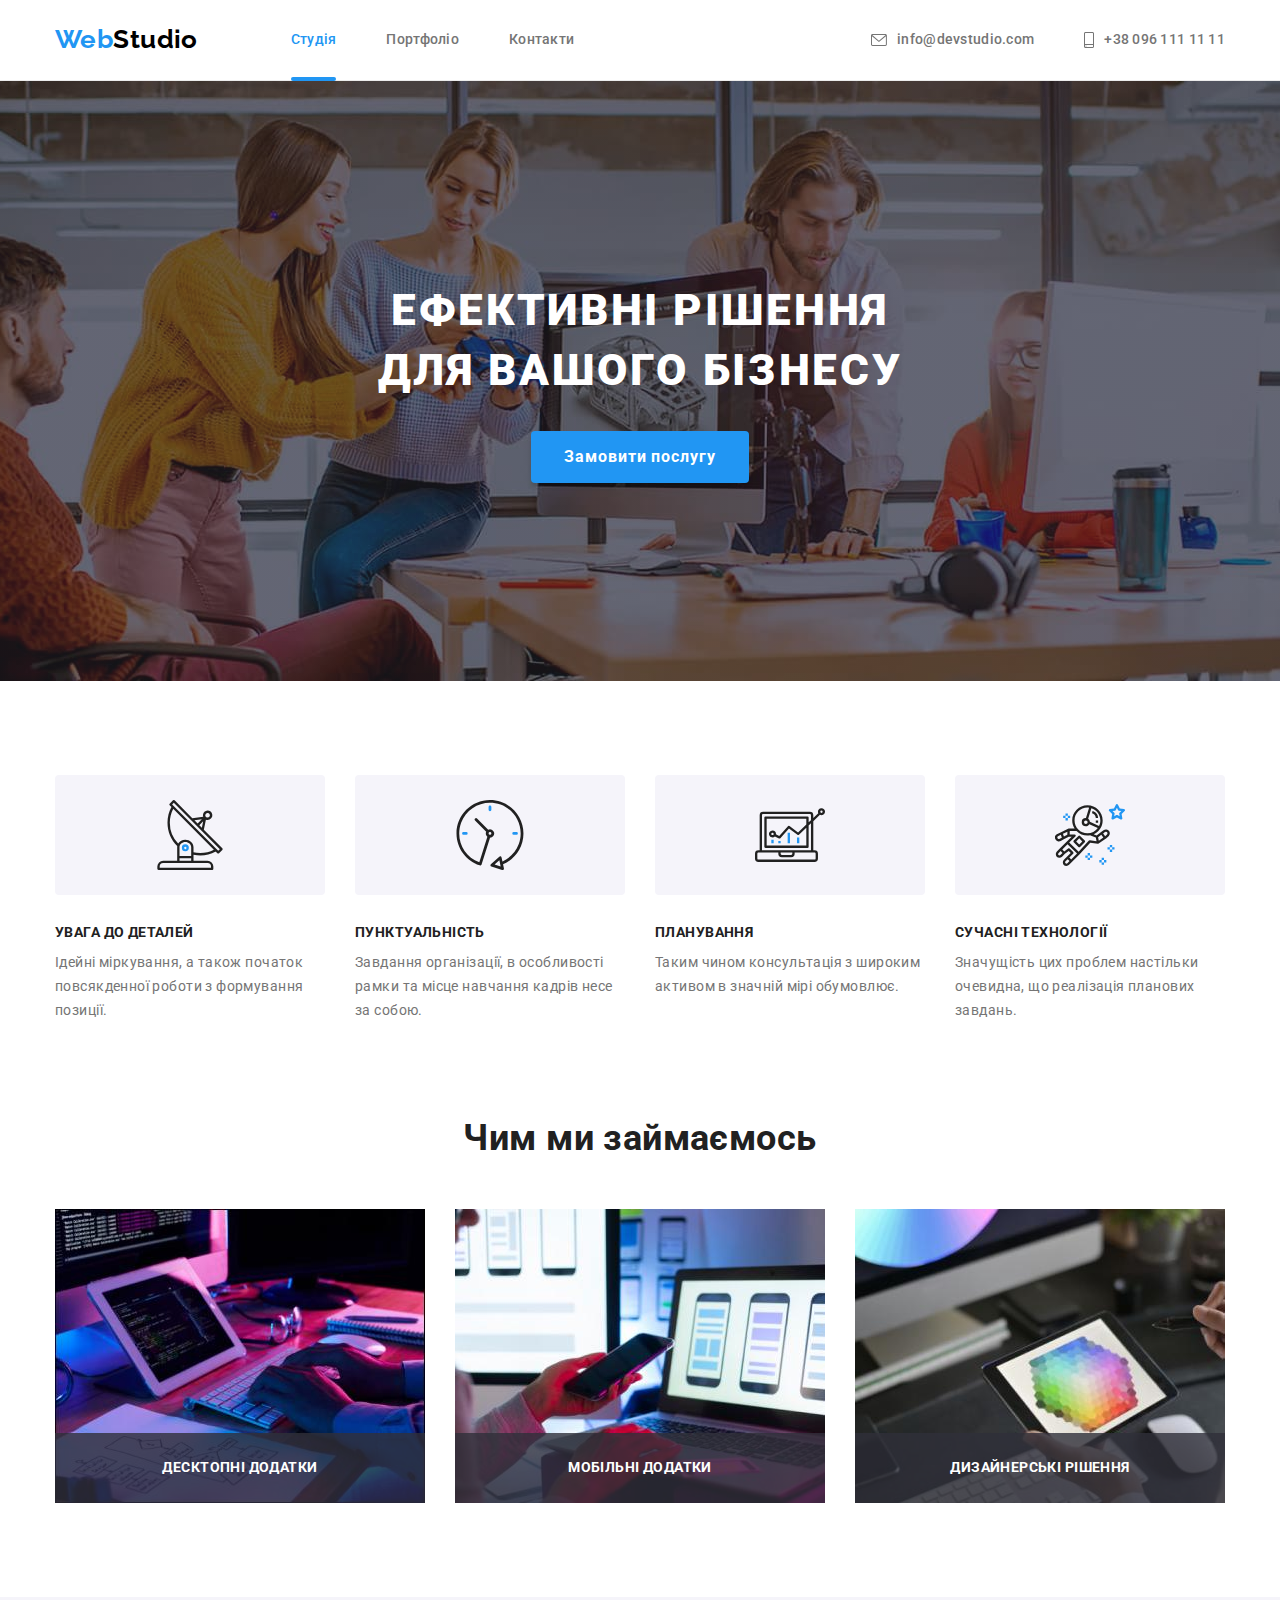
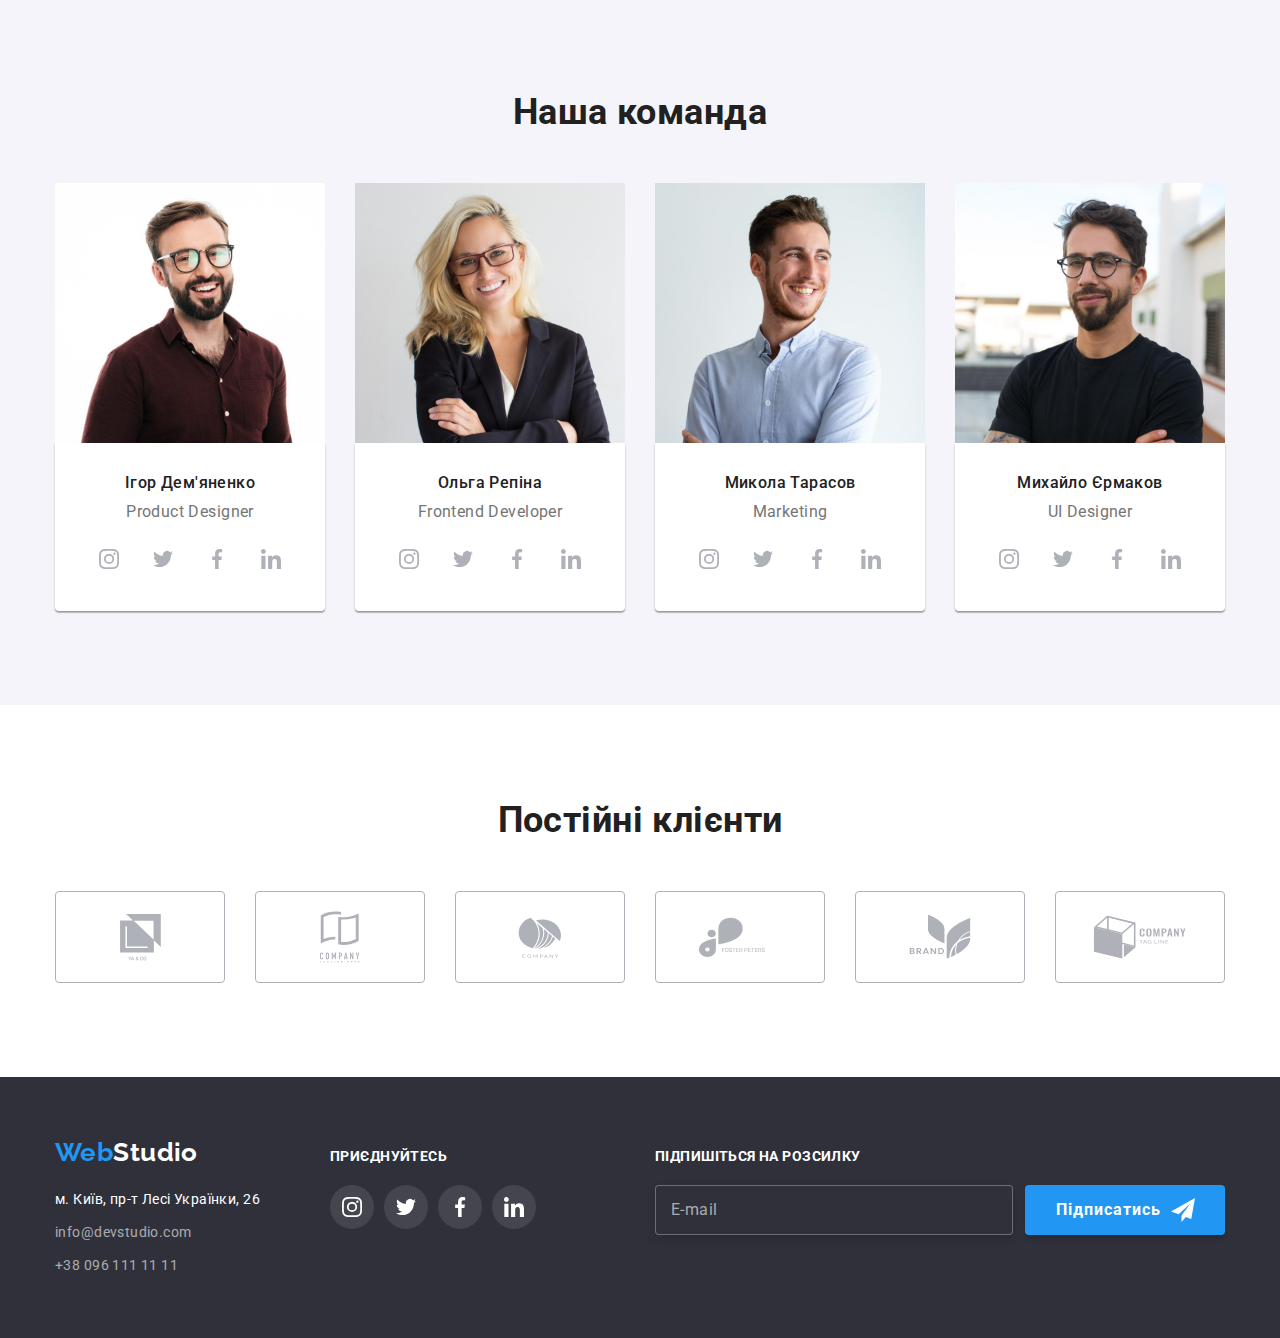
<file: index.html>
<!DOCTYPE html>
<html lang="ru">
  <head>
    <meta charset="UTF-8" />
    <meta name="viewport" content="width=device-width, initial-scale=1.0" />
    <title>Document</title>
    <link rel="preconnect" href="https://fonts.gstatic.com" />
    <link
      href="https://fonts.googleapis.com/css2?family=Raleway:wght@700&family=Roboto:wght@400;500;700;900&display=swap"
      rel="stylesheet"
    />
    <link
      rel="stylesheet"
      href="https://cdnjs.cloudflare.com/ajax/libs/modern-normalize/1.0.0/modern-normalize.min.css"
    />
    <link rel="stylesheet" href="./css/main.min.css" />
  </head>
  <body>
    <!-- Шапка сайту -->
    <header class="page-header">
      <div class="container main-nav">
        <nav class="navigate">
          <!-- Лого -->
          <a href="" id="logo" class="logo logo--accent"
            >Web<span class="logo">Studio</span></a
          >

          <!-- Навігація сайту -->
          <ul class="site-nav list">
            <li class="site-nav__item">
              <a href="./index.html" class="site-nav__nav site-nav__current"
                >Студія</a
              >
            </li>
            <li class="site-nav__item">
              <a href="./portfolio.html" class="site-nav__nav">Портфоліо</a>
            </li>
            <li class="site-nav__item">
              <a href="#contacts" class="site-nav__nav">Контакти</a>
            </li>
          </ul>
        </nav>

        <!-- Контакти -->

        <ul class="contacts list">
          <li class="contacts__item">
            <a href="mailto:info@devstudio.com" class="contacts__link">
              <svg class="contacts__icon" width="16" height="12">
                <use href="./images/icons.svg#icon-envelope"></use>
              </svg>
              info@devstudio.com
            </a>
          </li>
          <li class="contacts__item">
            <a href="tel:+380961111111" class="contacts__link">
              <svg class="contacts__icon" width="10" height="16">
                <use href="./images/icons.svg#icon-smartphone"></use>
              </svg>
              +38 096 111 11 11
            </a>
          </li>
        </ul>

        <button type="button" class="menu-open">
          <svg width="40" height="40">
            <use class="icon-menu" href="./images/icons.svg#icon-menu"></use>
          </svg>
        </button>
      </div>

      <!-- Мобільне меню -->
      <div class="mobile-nav is-hidden">
        <div class="container">
          <button type="button" class="menu-close">
            <svg width="40" height="40">
              <use
                class="icon-cross"
                href="./images/icons.svg#icon-cross"
              ></use>
            </svg>
          </button>

          <nav>
            <ul class="mobile-menu list">
              <li class="mobile-menu__item">
                <a class="mobile-menu__link current" ] href="./index.html"
                  >Студія</a
                >
              </li>
              <li class="mobile-menu__item">
                <a class="mobile-menu__link" href="./portfolio.html"
                  >Портфоліо</a
                >
              </li>
              <li class="mobile-menu__item">
                <a class="mobile-menu__link" href="./index.html">Контакти</a>
              </li>
            </ul>
          </nav>
          <div class="mobile-nav__bottom">
            <ul class="mobile-contacts list">
              <li class="mobile-contacts__item">
                <a
                  class="mobile-contacts__link mobile-contacts__tel"
                  href="./index.html"
                  >+38 096 111 11 11</a
                >
              </li>
              <li class="mobile-contacts__item">
                <a
                  class="mobile-contacts__link mobile-contacts__mail"
                  href="./portfolio.html"
                  >info@devstudio.com</a
                >
              </li>
            </ul>
            <ul class="mobile-network list">
              <li class="mobile-network__item">
                <a
                  class="mobile-network__link"
                  href="https://www.instagram.com/"
                  target="_blank"
                  rel="noopener noreferrer"
                  >Instagram</a
                >
              </li>
              <li class="mobile-network__item">
                <a
                  class="mobile-network__link"
                  href="https://twitter.com/"
                  target="_blank"
                  rel="noopener noreferrer"
                  >Twitter</a
                >
              </li>
              <li class="mobile-network__item">
                <a
                  class="mobile-network__link"
                  href="https://facebook.com/"
                  target="_blank"
                  rel="noopener noreferrer"
                  >Facebook</a
                >
              </li>
              <li class="mobile-network__item">
                <a
                  class="mobile-network__link"
                  href="https://www.linkedin.com/"
                  target="_blank"
                  rel="noopener noreferrer"
                  >LinkedIn</a
                >
              </li>
            </ul>
          </div>
        </div>
      </div>
    </header>

    <!-- Hero -->

    <main>
      <section class="hero overlay">
        <div class="container">
          <h1 class="hero__title">
            Ефективні рішення<br />
            для вашого бізнесу
          </h1>
          <button class="hero__button" type="button" data-modal-open>
            Замовити послугу
          </button>
        </div>
      </section>

      <!-- Sections -->
      <!-- Переваги -->

      <section class="section">
        <div class="container">
          <h2 class="hidden-title">Переваги</h2>
          <ul class="list feature-list">
            <li class="feature-list__item">
              <div class="feature-list__icon">
                <svg width="70" height="70">
                  <use href="./images/icons.svg#icon-antenna-1"></use>
                </svg>
              </div>
              <h3 class="title">Увага до деталей</h3>
              <p>
                Ідейні міркування, а також початок повсякденної роботи з
                формування позиції.
              </p>
            </li>
            <li class="feature-list__item">
              <div class="feature-list__icon">
                <svg width="70" height="70">
                  <use href="./images/icons.svg#icon-clock-1"></use>
                </svg>
              </div>
              <h3 class="title">Пунктуальність</h3>
              <p>
                Завдання організації, в особливості рамки та місце навчання
                кадрів несе за собою.
              </p>
            </li>
            <li class="feature-list__item">
              <div class="feature-list__icon">
                <svg width="70" height="70">
                  <use href="./images/icons.svg#icon-diagram-1"></use>
                </svg>
              </div>
              <h3 class="title">Планування</h3>
              <p>
                Таким чином консультація з широким активом в значній мірі
                обумовлює.
              </p>
            </li>
            <li class="feature-list__item">
              <div class="feature-list__icon">
                <svg width="70" height="70">
                  <use href="./images/icons.svg#icon-astronaut-1"></use>
                </svg>
              </div>
              <h3 class="title">Сучасні технології</h3>
              <p>
                Значущість цих проблем настільки очевидна, що реалізація
                планових завдань.
              </p>
            </li>
          </ul>
        </div>
      </section>

      <!-- Чим ми займаємось -->

      <section class="section works">
        <div class="container">
          <h2 class="section__title">Чим ми займаємось</h2>
          <ul class="list works-list">
            <li class="works-list__item">
              <img
                srcset="./images/img1.jpg 1x, ./images/box11-370-1.jpg 2x"
                src="./images/img1.jpg"
                alt="програміст працює за столом в офісі"
                width="370"
              />
              <h3 class="works-list__title">Десктопні додатки</h3>
            </li>
            <li class="works-list__item">
              <img
                srcset="./images/img2.jpg 1x, ./images/box11-370-2.jpg 2x"
                src="./images/img2.jpg"
                alt="створення інтерфейсу для мобільних телефонів"
                width="370"
              />
              <h3 class="works-list__title">Мобільні додатки</h3>
            </li>
            <li class="works-list__item">
              <img
                srcset="./images/img3.jpg 1x, ./images/box11-370-7.jpg 2x"
                src="./images/img3.jpg"
                alt="веб-дизайнер з графічним планшетом"
                width="370"
              />
              <h3 class="works-list__title">Дизайнерські рішення</h3>
            </li>
          </ul>
        </div>
      </section>

      <!-- Наша команда -->

      <section class="section team-section">
        <div class="container">
          <h2 class="section__title">Наша команда</h2>
          <ul class="list team-list">
            <li class="team-list__item">
              <picture>
                <source
                  srcset="./images/img4.jpg 1x, ./images/box11-370-4.jpg 2x"
                  media="(min-width: 1200px)"
                />
                <source
                  srcset="./images/img1-354.jpg 1x, ./images/img1-354-2.jpg 2x"
                  media="(min-width: 768px)"
                />
                <source
                  srcset="./images/img1-450.jpg 1x, ./images/img1-450-2.jpg 2x"
                  media="(min-width: 480px)"
                />
                <img src="./images/img4.jpg" alt="Ігор Дем'яненко" />
              </picture>

              <div class="team-list__card">
                <h3 class="team-list__name">Ігор Дем'яненко</h3>
                <p lang="en" class="team-list__prof">Product Designer</p>
                <div class="team-links">
                  <ul class="list icon-list">
                    <li class="icon-list__icons">
                      <a
                        href="https://www.instagram.com/"
                        target="_blank"
                        rel="noopener noreferrer"
                        class="icon-list__link"
                      >
                        <svg width="20" height="20">
                          <use href="./images/icons.svg#icon-instagram"></use>
                        </svg>
                      </a>
                    </li>
                    <li class="icon-list__icons">
                      <a
                        href="https://twitter.com/"
                        target="_blank"
                        rel="noopener noreferrer"
                        class="icon-list__link"
                      >
                        <svg width="20" height="20">
                          <use href="./images/icons.svg#icon-twitter"></use>
                        </svg>
                      </a>
                    </li>
                    <li class="icon-list__icons">
                      <a
                        href="https://facebook.com/"
                        target="_blank"
                        rel="noopener noreferrer"
                        class="icon-list__link"
                      >
                        <svg width="20" height="20">
                          <use href="./images/icons.svg#icon-facebook"></use>
                        </svg>
                      </a>
                    </li>
                    <li class="icon-list__icons">
                      <a
                        href="https://www.linkedin.com/"
                        target="_blank"
                        rel="noopener noreferrer"
                        class="icon-list__link"
                      >
                        <svg width="20" height="20">
                          <use href="./images/icons.svg#icon-linkedin"></use>
                        </svg>
                      </a>
                    </li>
                  </ul>
                </div>
              </div>
            </li>
            <li class="team-list__item">
              <picture>
                <source
                  srcset="./images/img5.jpg 1x, ./images/box11-370-5.jpg 2x"
                  media="(min-width: 1200px)"
                />
                <source
                  srcset="./images/img2-354.jpg 1x, ./images/img2-354-2.jpg 2x"
                  media="(min-width: 768px)"
                />
                <source
                  srcset="./images/img2-450.jpg 1x, ./images/img2-450-2.jpg 2x"
                  media="(min-width: 480px)"
                />
                <img src="./images/img5.jpg" alt="Ольга Репіна" />
              </picture>

              <div class="team-list__card">
                <h3 class="team-list__name">Ольга Репіна</h3>
                <p lang="en" class="team-list__prof">Frontend Developer</p>
                <div class="team-links">
                  <ul class="list icon-list">
                    <li class="icon-list__icons">
                      <a
                        href="https://www.instagram.com/"
                        target="_blank"
                        rel="noopener noreferrer"
                        class="icon-list__link"
                      >
                        <svg width="20" height="20">
                          <use href="./images/icons.svg#icon-instagram"></use>
                        </svg>
                      </a>
                    </li>
                    <li class="icon-list__icons">
                      <a
                        href="https://twitter.com/"
                        target="_blank"
                        rel="noopener noreferrer"
                        class="icon-list__link"
                      >
                        <svg width="20" height="20">
                          <use href="./images/icons.svg#icon-twitter"></use>
                        </svg>
                      </a>
                    </li>
                    <li class="icon-list__icons">
                      <a
                        href="https://facebook.com/"
                        target="_blank"
                        rel="noopener noreferrer"
                        class="icon-list__link"
                      >
                        <svg width="20" height="20">
                          <use href="./images/icons.svg#icon-facebook"></use>
                        </svg>
                      </a>
                    </li>
                    <li class="icon-list__icons">
                      <a
                        href="https://www.linkedin.com/"
                        target="_blank"
                        rel="noopener noreferrer"
                        class="icon-list__link"
                      >
                        <svg width="20" height="20">
                          <use href="./images/icons.svg#icon-linkedin"></use>
                        </svg>
                      </a>
                    </li>
                  </ul>
                </div>
              </div>
            </li>
            <li class="team-list__item">
              <picture>
                <source
                  srcset="./images/img6.jpg 1x, ./images/box11-370-6.jpg 2x"
                  media="(min-width: 1200px)"
                />
                <source
                  srcset="./images/img3-354.jpg 1x, ./images/img3-354-2.jpg 2x"
                  media="(min-width: 768px)"
                />
                <source
                  srcset="./images/img3-450.jpg 1x, ./images/img3-450-2.jpg 2x"
                  media="(min-width: 480px)"
                />
                <img src="./images/img6.jpg" alt="Микола Тарасов" />
              </picture>

              <div class="team-list__card">
                <h3 class="team-list__name">Микола Тарасов</h3>
                <p lang="en" class="team-list__prof">Marketing</p>
                <div class="team-links">
                  <ul class="list icon-list">
                    <li class="icon-list__icons">
                      <a
                        href="https://www.instagram.com/"
                        target="_blank"
                        rel="noopener noreferrer"
                        class="icon-list__link"
                      >
                        <svg width="20" height="20">
                          <use href="./images/icons.svg#icon-instagram"></use>
                        </svg>
                      </a>
                    </li>
                    <li class="icon-list__icons">
                      <a
                        href="https://twitter.com/"
                        target="_blank"
                        rel="noopener noreferrer"
                        class="icon-list__link"
                      >
                        <svg width="20" height="20">
                          <use href="./images/icons.svg#icon-twitter"></use>
                        </svg>
                      </a>
                    </li>
                    <li class="icon-list__icons">
                      <a
                        href="https://facebook.com/"
                        target="_blank"
                        rel="noopener noreferrer"
                        class="icon-list__link"
                      >
                        <svg width="20" height="20">
                          <use href="./images/icons.svg#icon-facebook"></use>
                        </svg>
                      </a>
                    </li>
                    <li class="icon-list__icons">
                      <a
                        href="https://www.linkedin.com/"
                        target="_blank"
                        rel="noopener noreferrer"
                        class="icon-list__link"
                      >
                        <svg width="20" height="20">
                          <use href="./images/icons.svg#icon-linkedin"></use>
                        </svg>
                      </a>
                    </li>
                  </ul>
                </div>
              </div>
            </li>
            <li class="team-list__item">
              <picture>
                <source
                  srcset="./images/img7.jpg 1x, ./images/box11-370-8.jpg 2x"
                  media="(min-width: 1200px)"
                />
                <source
                  srcset="./images/img4-354.jpg 1x, ./images/img4-354-2.jpg 2x"
                  media="(min-width: 768px)"
                />
                <source
                  srcset="./images/img4-450.jpg 1x, ./images/img4-450-2.jpg 2x"
                  media="(min-width: 480px)"
                />
                <img src="./images/img7.jpg" alt="Михайло Єрмаков" />
              </picture>

              <div class="team-list__card">
                <h3 class="team-list__name">Михайло Єрмаков</h3>
                <p lang="en" class="team-list__prof">UI Designer</p>
                <div class="team-links">
                  <ul class="list icon-list">
                    <li class="icon-list__icons">
                      <a
                        href="https://www.instagram.com/"
                        target="_blank"
                        rel="noopener noreferrer"
                        class="icon-list__link"
                      >
                        <svg width="20" height="20">
                          <use href="./images/icons.svg#icon-instagram"></use>
                        </svg>
                      </a>
                    </li>
                    <li class="icon-list__icons">
                      <a
                        href="https://twitter.com/"
                        target="_blank"
                        rel="noopener noreferrer"
                        class="icon-list__link"
                      >
                        <svg width="20" height="20">
                          <use href="./images/icons.svg#icon-twitter"></use>
                        </svg>
                      </a>
                    </li>
                    <li class="icon-list__icons">
                      <a
                        href="https://facebook.com/"
                        target="_blank"
                        rel="noopener noreferrer"
                        class="icon-list__link"
                      >
                        <svg width="20" height="20">
                          <use href="./images/icons.svg#icon-facebook"></use>
                        </svg>
                      </a>
                    </li>
                    <li class="icon-list__icons">
                      <a
                        href="https://www.linkedin.com/"
                        target="_blank"
                        rel="noopener noreferrer"
                        class="icon-list__link"
                      >
                        <svg width="20" height="20">
                          <use href="./images/icons.svg#icon-linkedin"></use>
                        </svg>
                      </a>
                    </li>
                  </ul>
                </div>
              </div>
            </li>
          </ul>
        </div>
      </section>

      <!-- Наші клієнти -->

      <section class="section our-clients-section">
        <div class="container">
          <h2 class="section__title">Постійні клієнти</h2>
          <div class="our-clients">
            <ul class="list clients">
              <li class="clients__client">
                <a href="" class="clients__link">
                  <svg width="41" height="46.7">
                    <use href="./images/icons.svg#icon-group1"></use>
                  </svg>
                </a>
              </li>
              <li class="clients__client">
                <a href="" class="clients__link">
                  <svg width="40" height="52">
                    <use href="./images/icons.svg#icon-group2"></use>
                  </svg>
                </a>
              </li>
              <li class="clients__client">
                <a href="" class="clients__link">
                  <svg width="43.46" height="41.18">
                    <use href="./images/icons.svg#icon-group3"></use>
                  </svg>
                </a>
              </li>
              <li class="clients__client">
                <a href="" class="clients__link">
                  <svg width="84.44" height="40.62">
                    <use href="./images/icons.svg#icon-group4"></use>
                  </svg>
                </a>
              </li>
              <li class="clients__client">
                <a href="" class="clients__link">
                  <svg width="62.54" height="45.43">
                    <use href="./images/icons.svg#icon-group5"></use>
                  </svg>
                </a>
              </li>
              <li class="clients__client">
                <a href="" class="clients__link">
                  <svg width="93.79" height="43.93">
                    <use href="./images/icons.svg#icon-group6"></use>
                  </svg>
                </a>
              </li>
            </ul>
          </div>
        </div>
      </section>
    </main>

    <!-- Підвал сайту -->
    <footer class="page-footer">
      <div class="container footer-container">
        <div class="address">
          <!-- Лого -->
          <a href="#logo" class="logo logo--bottom"
            >Web<span class="logo logo--white">Studio</span></a
          >
          <!-- Адреса -->
          <address class="address-list">
            <ul class="list">
              <li class="address-list__par">
                <p>м. Київ, пр-т Лесі Українки, 26</p>
              </li>
              <li class="address-list__par" id="contacts">
                <a href="mailto:info@devstudio.com" class="address-list__ad-res"
                  >info@devstudio.com</a
                >
              </li>
              <li class="address-list__par">
                <a href="tel:+380961111111" class="address-list__ad-res"
                  >+38 096 111 11 11</a
                >
              </li>
            </ul>
          </address>
        </div>
        <div class="footer-links">
          <h2 class="footer-title">Приєднуйтесь</h2>
          <ul class="list icon-list">
            <li class="icon-list__icons">
              <a
                href="https://www.instagram.com/"
                target="_blank"
                rel="noopener noreferrer"
                class="icon-list__footer-link"
              >
                <svg width="20" height="20">
                  <use href="./images/icons.svg#icon-instagram"></use>
                </svg>
              </a>
            </li>
            <li class="icon-list__icons">
              <a
                href="https://twitter.com/"
                target="_blank"
                rel="noopener noreferrer"
                class="icon-list__footer-link"
              >
                <svg width="20" height="20">
                  <use href="./images/icons.svg#icon-twitter"></use>
                </svg>
              </a>
            </li>
            <li class="icon-list__icons">
              <a
                href="https://facebook.com/"
                target="_blank"
                rel="noopener noreferrer"
                class="icon-list__footer-link"
              >
                <svg width="20" height="20">
                  <use href="./images/icons.svg#icon-facebook"></use>
                </svg>
              </a>
            </li>
            <li class="icon-list__icons">
              <a
                href="https://www.linkedin.com/"
                target="_blank"
                rel="noopener noreferrer"
                class="icon-list__footer-link"
              >
                <svg width="20" height="20">
                  <use href="./images/icons.svg#icon-linkedin"></use>
                </svg>
              </a>
            </li>
          </ul>
        </div>
        <div class="footer-form">
          <h2 class="footer-title">Підпишіться на розсилку</h2>

          <form class="email-footer-form">
            <div class="email-form">
              <input
                class="email-form__input"
                type="email"
                name="email"
                id="email"
                placeholder=""
              />
              <label for="email" class="email-form__label">E-mail</label>
            </div>
            <button type="submit" class="email-form__button hero__button">
              Підписатись
              <svg class="email-form__icon" width="24" height="24">
                <use href="./images/icons.svg#icon-send"></use>
              </svg>
            </button>
          </form>
        </div>
      </div>
    </footer>

    <!-- Modal window -->

    <div class="backdrop is-hidden" data-modal>
      <div class="modal">
        <button class="bg-close" data-modal-close>
          <svg width="11" height="11">
            <use href="./images/icons.svg#icon-close"></use>
          </svg>
        </button>

        <form class="form-modal">
          <h2 class="modal-title">Залиште свої дані, ми вам зателефонуємо</h2>

          <div class="form-field">
            <label>
              Ім'я
              <input
                class="form-field__input"
                type="text"
                name="name"
                autofocus
                required
              />
              <div class="form-field__icons">
                <svg width="18" height="18" class="form-field__icon">
                  <use href="./images/icons.svg#icon-name"></use>
                </svg>
              </div>
            </label>
          </div>

          <div class="form-field">
            <label>
              Телефон
              <input class="form-field__input" type="tel" name="tel" required />
              <div class="form-field__icons">
                <svg width="18" height="18" class="form-field__icon">
                  <use href="./images/icons.svg#icon-phone"></use>
                </svg>
              </div>
            </label>
          </div>

          <div class="form-field">
            <label>
              Пошта
              <input
                class="form-field__input"
                type="email"
                name="email"
                required
              />
              <div class="form-field__icons">
                <svg width="18" height="18" class="form-field__icon">
                  <use href="./images/icons.svg#icon-mail"></use>
                </svg>
              </div>
            </label>
          </div>

          <div class="form-field">
            <label for="comment">Коментар</label>
            <textarea
              class="form-field__comment"
              name="comment"
              id="comment"
              placeholder="Введите текст"
            ></textarea>
          </div>

          <div class="form-box-field">
            <label class="form-box-field__label">
              <input
                class="form-box-field__checkbox"
                type="checkbox"
                name="policy"
              />
              <svg class="form-box-field__icon" width="16" height="15">
                <use href="./images/icons.svg#icon-check"></use>
              </svg>
              <b class="form-box-field__text"
                >Погоджуюсь з розсилкою та приймаю&nbsp;
              </b>
              <a href="#" class="form-box-field__link">Умови договору
          </div>

          <div class="form-box-field">
            <button type="submit" class="form-box-field__button">
              Відправити
            </button>
          </div>
        </form>
      </div>
    </div>

    <script src="./js/modal.js"></script>
    <script src="./js/mobile-menu.js"></script>
  </body>
</html>
</file>
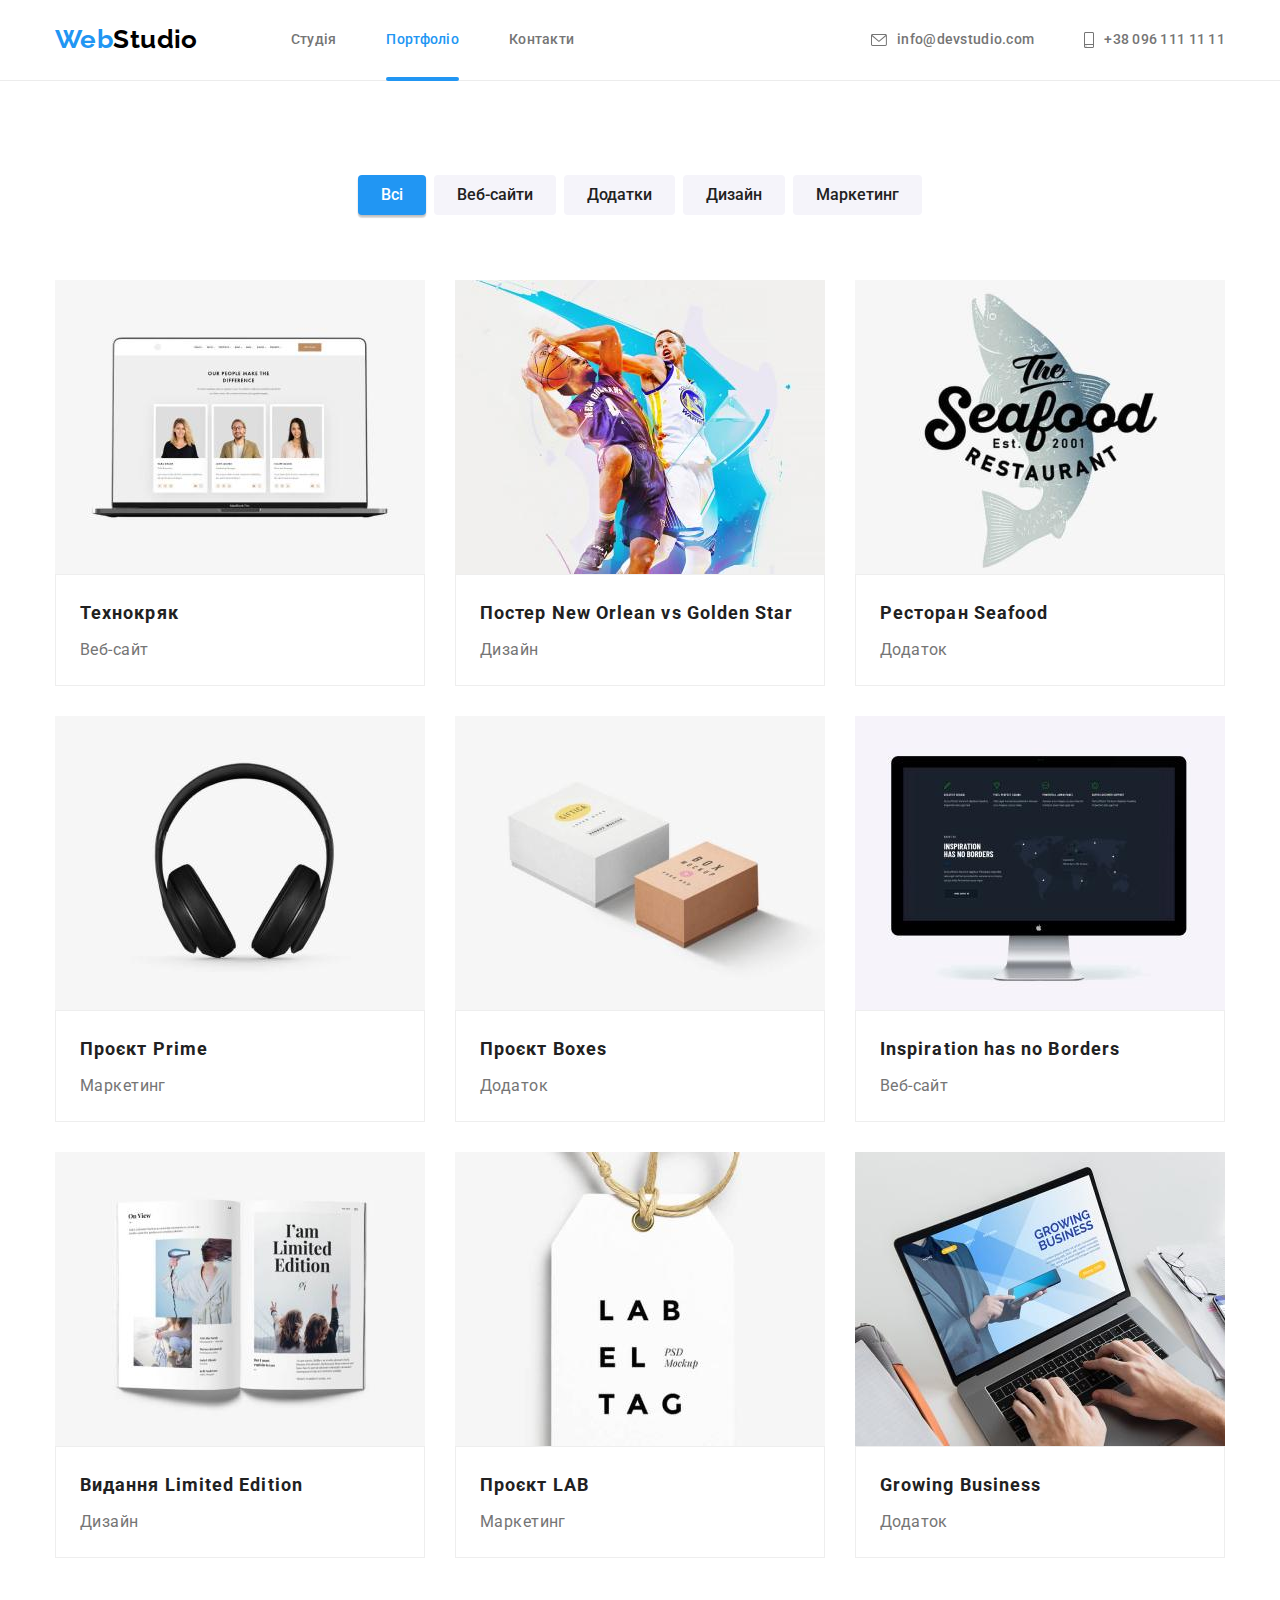
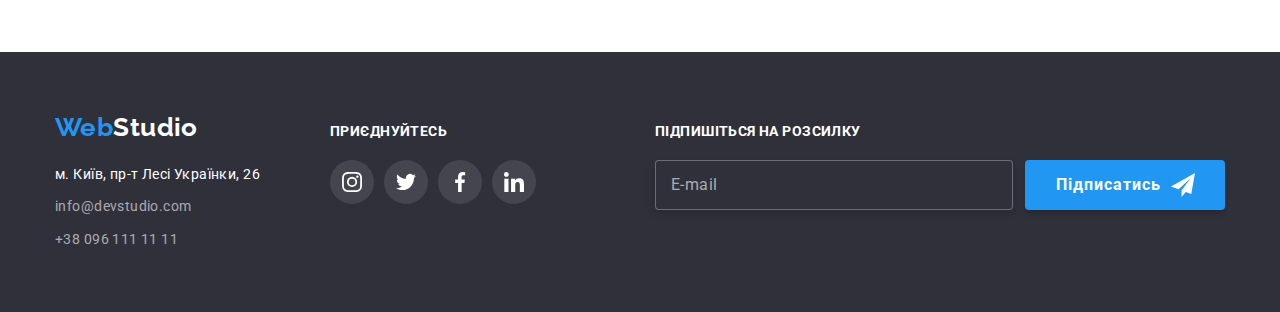
<file: portfolio.html>
<!DOCTYPE html>
<html lang="en">
  <head>
    <meta charset="UTF-8" />
    <meta http-equiv="X-UA-Compatible" content="IE=edge" />
    <meta name="viewport" content="width=device-width, initial-scale=1.0" />
    <title>Document</title>
    <link rel="preconnect" href="https://fonts.gstatic.com" />
    <link
      href="https://fonts.googleapis.com/css2?family=Raleway:wght@700&family=Roboto:wght@400;500;700;900&display=swap"
      rel="stylesheet"
    />
    <link
      rel="stylesheet"
      href="https://cdnjs.cloudflare.com/ajax/libs/modern-normalize/1.0.0/modern-normalize.min.css"
    />
    <link rel="stylesheet" href="./css/main.min.css" />
  </head>
  <body>
    <!-- Шапка сайту -->
    <header class="page-header">
      <div class="container main-nav">
        <nav class="navigate">
          <!-- Лого -->
          <a href="" id="logo" class="logo logo--accent"
            >Web<span class="logo">Studio</span></a
          >

          <!-- Навігація сайту -->
          <ul class="site-nav list">
            <li class="site-nav__item">
              <a href="./index.html" class="site-nav__nav">Студія</a>
            </li>
            <li class="site-nav__item">
              <a href="./portfolio.html" class="site-nav__nav site-nav__current"
                >Портфоліо</a
              >
            </li>
            <li class="site-nav__item">
              <a href="#contacts" class="site-nav__nav">Контакти</a>
            </li>
          </ul>
        </nav>

        <!-- Контакти -->

        <ul class="contacts list">
          <li class="contacts__item">
            <a href="mailto:info@devstudio.com" class="contacts__link">
              <svg class="contacts__icon" width="16" height="12">
                <use href="./images/icons.svg#icon-envelope"></use>
              </svg>
              info@devstudio.com
            </a>
          </li>
          <li class="contacts__item">
            <a href="tel:+380961111111" class="contacts__link">
              <svg class="contacts__icon" width="10" height="16">
                <use href="./images/icons.svg#icon-smartphone"></use>
              </svg>
              +38 096 111 11 11
            </a>
          </li>
        </ul>

        <button type="button" class="menu-open">
          <svg width="40" height="40">
            <use class="icon-menu" href="./images/icons.svg#icon-menu"></use>
          </svg>
        </button>
      </div>

      <!-- Мобільне меню -->
      <div class="mobile-nav is-hidden">
        <div class="container">
          <button type="button" class="menu-close">
            <svg width="40" height="40">
              <use
                class="icon-cross"
                href="./images/icons.svg#icon-cross"
              ></use>
            </svg>
          </button>

          <nav>
            <ul class="mobile-menu list">
              <li class="mobile-menu__item">
                <a class="mobile-menu__link" href="./index.html">Студія</a>
              </li>
              <li class="mobile-menu__item">
                <a class="mobile-menu__link current" href="./portfolio.html"
                  >Портфоліо</a
                >
              </li>
              <li class="mobile-menu__item">
                <a class="mobile-menu__link" href="./index.html">Контакти</a>
              </li>
            </ul>
          </nav>
          <div class="mobile-nav__bottom">
            <ul class="mobile-contacts list">
              <li class="mobile-contacts__item">
                <a
                  class="mobile-contacts__link mobile-contacts__tel"
                  href="./index.html"
                  >+38 096 111 11</a
                >
              </li>
              <li class="mobile-contacts__item">
                <a
                  class="mobile-contacts__link mobile-contacts__mail"
                  href="./portfolio.html"
                  >info@devstudio.com</a
                >
              </li>
            </ul>

            <ul class="mobile-network list">
              <li class="mobile-network__item">
                <a
                  class="mobile-network__link"
                  href="https://www.instagram.com/"
                  target="_blank"
                  rel="noopener noreferrer"
                  >Instagram</a
                >
              </li>
              <li class="mobile-network__item">
                <a
                  class="mobile-network__link"
                  href="https://twitter.com/"
                  target="_blank"
                  rel="noopener noreferrer"
                  >Twitter</a
                >
              </li>
              <li class="mobile-network__item">
                <a
                  class="mobile-network__link"
                  href="https://facebook.com/"
                  target="_blank"
                  rel="noopener noreferrer"
                  >Facebook</a
                >
              </li>
              <li class="mobile-network__item">
                <a
                  class="mobile-network__link"
                  href="https://www.linkedin.com/"
                  target="_blank"
                  rel="noopener noreferrer"
                  >LinkedIn</a
                >
              </li>
            </ul>
          </div>
        </div>
      </div>
    </header>

    <!-- Section -->

    <main>
      <section class="section">
        <div class="container portfolio">
          <h1 class="hidden-title">Наші роботи</h1>

          <!-- Список кнопок -->
          <ul class="list buttons">
            <li class="buttons__item">
              <button
                data-filter="all"
                class="buttons__button buttons__button--current"
                type="button"
              >
                Всі
              </button>
            </li>

            <li class="buttons__item">
              <button
                data-filter="website"
                class="buttons__button"
                type="button"
              >
                Веб-сайти
              </button>
            </li>

            <li class="buttons__item">
              <button data-filter="app" class="buttons__button" type="button">
                Додатки
              </button>
            </li>

            <li class="buttons__item">
              <button
                data-filter="design"
                class="buttons__button"
                type="button"
              >
                Дизайн
              </button>
            </li>

            <li class="buttons__item">
              <button
                data-filter="marketing"
                class="buttons__button"
                type="button"
              >
                Маркетинг
              </button>
            </li>
          </ul>

          <!-- Список робіт -->
          <ul class="list flex-container">
            <li class="flex-container__element website">
              <a href="#" class="flex-container__link">
                <div class="flex-container__overlay-portfolio">
                  <picture>
                    <source
                      srcset="./images/img8.jpg 1x, ./images/box11-370-9.jpg 2x"
                      media="(min-width: 1200px)"
                    />
                    <source
                      srcset="
                        ./images/img13-354.jpg   1x,
                        ./images/img13-354-2.jpg 2x
                      "
                      media="(min-width: 768px)"
                    />
                    <source
                      srcset="
                        ./images/img13-450.jpg   1x,
                        ./images/img13-450-2.jpg 2x
                      "
                      media="(min-width: 480px)"
                    />
                    <img
                      src="./images/img8.jpg"
                      alt="Сторінка сайту на моніторі ноутбука"
                    />
                  </picture>

                  <p class="flex-container__text">
                    Ресурс пропонує комплексні пропозиції з різним рівнем
                    функціоналу та сервісів. Все це дозволить відвідувачу
                    отримати вичерпні відомості про компанію чи приватну особу.
                  </p>
                </div>
                <div class="flex-container__list">
                  <h2 class="flex-container__project">Технокряк</h2>
                  <p class="flex-container__sort">Веб-сайт</p>
                </div>
              </a>
            </li>
            <li class="flex-container__element design">
              <a href="#" class="flex-container__link">
                <div class="flex-container__overlay-portfolio">
                  <picture>
                    <source
                      srcset="
                        ./images/img9.jpg         1x,
                        ./images/box11-370-10.jpg 2x
                      "
                      media="(min-width: 1200px)"
                    />
                    <source
                      srcset="
                        ./images/img5-354.jpg   1x,
                        ./images/img5-354-2.jpg 2x
                      "
                      media="(min-width: 768px)"
                    />
                    <source
                      srcset="
                        ./images/img5-450.jpg   1x,
                        ./images/img5-450-2.jpg 2x
                      "
                      media="(min-width: 480px)"
                    />
                    <img
                      src="./images/img9.jpg"
                      alt="Два баскетболіста на постері"
                    />
                  </picture>

                  <p class="flex-container__text">
                    Ресурс пропонує комплексні пропозиції з різним рівнем
                    функціоналу та сервісів. Все це дозволить відвідувачу
                    отримати вичерпні відомості про компанію чи приватну особу.
                  </p>
                </div>
                <div class="flex-container__list">
                  <h2 class="flex-container__project">
                    Постер New Orlean vs Golden Star
                  </h2>
                  <p class="flex-container__sort">Дизайн</p>
                </div>
              </a>
            </li>
            <li class="flex-container__element app">
              <a href="#" class="flex-container__link">
                <div class="flex-container__overlay-portfolio">
                  <picture>
                    <source
                      srcset="
                        ./images/img10.jpg        1x,
                        ./images/box11-370-11.jpg 2x
                      "
                      media="(min-width: 1200px)"
                    />
                    <source
                      srcset="
                        ./images/img6-354.jpg   1x,
                        ./images/img6-354-2.jpg 2x
                      "
                      media="(min-width: 768px)"
                    />
                    <source
                      srcset="
                        ./images/img6-450.jpg   1x,
                        ./images/img6-450-2.jpg 2x
                      "
                      media="(min-width: 480px)"
                    />
                    <img
                      src="./images/img10.jpg"
                      alt="Лого ресторана на фоні акули"
                    />
                  </picture>

                  <p class="flex-container__text">
                    Ресурс пропонує комплексні пропозиції з різним рівнем
                    функціоналу та сервісів. Все це дозволить відвідувачу
                    отримати вичерпні відомості про компанію чи приватну особу.
                  </p>
                </div>
                <div class="flex-container__list">
                  <h2 class="flex-container__project">Ресторан Seafood</h2>
                  <p class="flex-container__sort">Додаток</p>
                </div>
              </a>
            </li>
            <li class="flex-container__element marketing">
              <a href="#" class="flex-container__link">
                <div class="flex-container__overlay-portfolio">
                  <picture>
                    <source
                      srcset="
                        ./images/img11.jpg        1x,
                        ./images/box11-370-12.jpg 2x
                      "
                      media="(min-width: 1200px)"
                    />
                    <source
                      srcset="
                        ./images/img7-354.jpg   1x,
                        ./images/img7-354-2.jpg 2x
                      "
                      media="(min-width: 768px)"
                    />
                    <source
                      srcset="
                        ./images/img7-450.jpg   1x,
                        ./images/img7-450-2.jpg 2x
                      "
                      media="(min-width: 480px)"
                    />
                    <img src="./images/img11.jpg" alt="Навушники" />
                  </picture>

                  <p class="flex-container__text">
                    Ресурс пропонує комплексні пропозиції з різним рівнем
                    функціоналу та сервісів. Все це дозволить відвідувачу
                    отримати вичерпні відомості про компанію чи приватну особу.
                  </p>
                </div>
                <div class="flex-container__list">
                  <h2 class="flex-container__project">Проєкт Prime</h2>
                  <p class="flex-container__sort">Маркетинг</p>
                </div>
              </a>
            </li>
            <li class="flex-container__element app">
              <a href="#" class="flex-container__link">
                <div class="flex-container__overlay-portfolio">
                  <picture>
                    <source
                      srcset="
                        ./images/img12.jpg        1x,
                        ./images/box11-370-13.jpg 2x
                      "
                      media="(min-width: 1200px)"
                    />
                    <source
                      srcset="
                        ./images/img8-354.jpg   1x,
                        ./images/img8-354-2.jpg 2x
                      "
                      media="(min-width: 768px)"
                    />
                    <source
                      srcset="
                        ./images/img8-450.jpg   1x,
                        ./images/img8-450-2.jpg 2x
                      "
                      media="(min-width: 480px)"
                    />
                    <img src="./images/img12.jpg" alt="Коробки" />
                  </picture>

                  <p class="flex-container__text">
                    Ресурс пропонує комплексні пропозиції з різним рівнем
                    функціоналу та сервісів. Все це дозволить відвідувачу
                    отримати вичерпні відомості про компанію чи приватну особу.
                  </p>
                </div>
                <div class="flex-container__list">
                  <h2 class="flex-container__project">Проєкт Boxes</h2>
                  <p class="flex-container__sort">Додаток</p>
                </div>
              </a>
            </li>
            <li class="flex-container__element website">
              <a href="#" class="flex-container__link">
                <div class="flex-container__overlay-portfolio">
                  <picture>
                    <source
                      srcset="
                        ./images/img13.jpg        1x,
                        ./images/box11-370-14.jpg 2x
                      "
                      media="(min-width: 1200px)"
                    />
                    <source
                      srcset="
                        ./images/img9-354.jpg   1x,
                        ./images/img9-354-2.jpg 2x
                      "
                      media="(min-width: 768px)"
                    />
                    <source
                      srcset="
                        ./images/img9-450.jpg   1x,
                        ./images/img9-450-2.jpg 2x
                      "
                      media="(min-width: 480px)"
                    />
                    <img src="./images/img13.jpg" alt="Монітор" />
                  </picture>

                  <p class="flex-container__text">
                    Ресурс пропонує комплексні пропозиції з різним рівнем
                    функціоналу та сервісів. Все це дозволить відвідувачу
                    отримати вичерпні відомості про компанію чи приватну особу.
                  </p>
                </div>
                <div class="flex-container__list">
                  <h2 class="flex-container__project">
                    Inspiration has no Borders
                  </h2>
                  <p class="flex-container__sort">Веб-сайт</p>
                </div>
              </a>
            </li>
            <li class="flex-container__element design">
              <a href="#" class="flex-container__link">
                <div class="flex-container__overlay-portfolio">
                  <picture>
                    <source
                      srcset="
                        ./images/img14.jpg        1x,
                        ./images/box11-370-15.jpg 2x
                      "
                      media="(min-width: 1200px)"
                    />
                    <source
                      srcset="
                        ./images/img10-354.jpg   1x,
                        ./images/img10-354-2.jpg 2x
                      "
                      media="(min-width: 768px)"
                    />
                    <source
                      srcset="
                        ./images/img10-450.jpg   1x,
                        ./images/img10-450-2.jpg 2x
                      "
                      media="(min-width: 480px)"
                    />
                    <img src="./images/img14.jpg" alt="Журнал" />
                  </picture>

                  <p class="flex-container__text">
                    Ресурс пропонує комплексні пропозиції з різним рівнем
                    функціоналу та сервісів. Все це дозволить відвідувачу
                    отримати вичерпні відомості про компанію чи приватну особу.
                  </p>
                </div>
                <div class="flex-container__list">
                  <h2 class="flex-container__project">
                    Видання Limited Edition
                  </h2>
                  <p class="flex-container__sort">Дизайн</p>
                </div>
              </a>
            </li>

            <li class="flex-container__element marketing">
              <a href="#" class="flex-container__link">
                <div class="flex-container__overlay-portfolio">
                  <picture>
                    <source
                      srcset="
                        ./images/img15.jpg        1x,
                        ./images/box11-370-16.jpg 2x
                      "
                      media="(min-width: 1200px)"
                    />
                    <source
                      srcset="
                        ./images/img11-354.jpg   1x,
                        ./images/img11-354-2.jpg 2x
                      "
                      media="(min-width: 768px)"
                    />
                    <source
                      srcset="
                        ./images/img11-450.jpg   1x,
                        ./images/img11-450-2.jpg 2x
                      "
                      media="(min-width: 480px)"
                    />
                    <img src="./images/img15.jpg" alt="Лейбл" />
                  </picture>

                  <p class="flex-container__text">
                    Ресурс пропонує комплексні пропозиції з різним рівнем
                    функціоналу та сервісів. Все це дозволить відвідувачу
                    отримати вичерпні відомості про компанію чи приватну особу.
                  </p>
                </div>
                <div class="flex-container__list">
                  <h2 class="flex-container__project">Проєкт LAB</h2>
                  <p class="flex-container__sort">Маркетинг</p>
                </div>
              </a>
            </li>
            <li class="flex-container__element app">
              <a href="#" class="flex-container__link">
                <div class="flex-container__overlay-portfolio">
                  <picture>
                    <source
                      srcset="
                        ./images/img16.jpg        1x,
                        ./images/box11-370-17.jpg 2x
                      "
                      media="(min-width: 1200px)"
                    />
                    <source
                      srcset="
                        ./images/img12-354.jpg   1x,
                        ./images/img12-354-2.jpg 2x
                      "
                      media="(min-width: 768px)"
                    />
                    <source
                      srcset="
                        ./images/img12-450.jpg   1x,
                        ./images/img12-450-2.jpg 2x
                      "
                      media="(min-width: 480px)"
                    />
                    <img
                      src="./images/img16.jpg"
                      alt="Використання додатку на ноутбуці"
                    />
                  </picture>

                  <p class="flex-container__text">
                    Ресурс пропонує комплексні пропозиції з різним рівнем
                    функціоналу та сервісів. Все це дозволить відвідувачу
                    отримати вичерпні відомості про компанію чи приватну особу.
                  </p>
                </div>
                <div class="flex-container__list">
                  <h2 class="flex-container__project">Growing Business</h2>
                  <p class="flex-container__sort">Додаток</p>
                </div>
              </a>
            </li>
          </ul>
        </div>
      </section>
    </main>

    <!-- Підвал сайту -->
    <footer class="page-footer">
      <div class="container footer-container">
        <div class="address">
          <!-- Лого -->
          <a href="#logo" class="logo logo--bottom"
            >Web<span class="logo logo--white">Studio</span></a
          >
          <!-- Адреса -->
          <address class="address-list">
            <ul class="list">
              <li class="address-list__par">
                <p>м. Київ, пр-т Лесі Українки, 26</p>
              </li>
              <li class="address-list__par" id="contacts">
                <a href="mailto:info@devstudio.com" class="address-list__ad-res"
                  >info@devstudio.com</a
                >
              </li>
              <li class="address-list__par">
                <a href="tel:+380961111111" class="address-list__ad-res"
                  >+38 096 111 11 11</a
                >
              </li>
            </ul>
          </address>
        </div>
        <div class="footer-links">
          <h1 class="footer-title">Приєднуйтесь</h1>
          <ul class="list icon-list">
            <li class="icon-list__icons">
              <a
                href="https://www.instagram.com/"
                target="_blank"
                rel="noopener noreferrer"
                class="icon-list__footer-link"
              >
                <svg width="20" height="20">
                  <use href="./images/icons.svg#icon-instagram"></use>
                </svg>
              </a>
            </li>
            <li class="icon-list__icons">
              <a
                href="https://twitter.com/"
                target="_blank"
                rel="noopener noreferrer"
                class="icon-list__footer-link"
              >
                <svg width="20" height="20">
                  <use href="./images/icons.svg#icon-twitter"></use>
                </svg>
              </a>
            </li>
            <li class="icon-list__icons">
              <a
                href="https://facebook.com/"
                target="_blank"
                rel="noopener noreferrer"
                class="icon-list__footer-link"
              >
                <svg width="20" height="20">
                  <use href="./images/icons.svg#icon-facebook"></use>
                </svg>
              </a>
            </li>
            <li class="icon-list__icons">
              <a
                href="https://www.linkedin.com/"
                target="_blank"
                rel="noopener noreferrer"
                class="icon-list__footer-link"
              >
                <svg width="20" height="20">
                  <use href="./images/icons.svg#icon-linkedin"></use>
                </svg>
              </a>
            </li>
          </ul>
        </div>

        <div class="footer-form">
          <h2 class="footer-title">Підпишіться на розсилку</h2>

          <form class="email-footer-form">
            <div class="email-form">
              <input
                class="email-form__input"
                type="email"
                name="email"
                placeholder=""
              />
              <label for="email" class="email-form__label">E-mail</label>
            </div>
            <button type="submit" class="email-form__button hero__button">
              Підписатись
              <svg class="email-form__icon" width="24" height="24">
                <use href="./images/icons.svg#icon-send"></use>
              </svg>
            </button>
          </form>
        </div>
      </div>
    </footer>

    <script src="./js/mobile-menu.js"></script>
    <script src="./js/filter.js"></script>
  </body>
</html>
</file>
<file: css/main.min.css>
:root{--primary-text-color: #757575;--title-text-color: #212121;--accent-color: #2196f3;--second-accent-color: #188CE8;--background-footer-color: #2f303a;--contacts-footer-color: rgba(255, 255, 255, 0.6);--white-color: #ffffff;--black-color: #000000;--button-background-color: #f5f4fa;--button-shadow: 0px 3px 1px rgba(0, 0, 0, 0.1), 0px 1px 2px rgba(0, 0, 0, 0.08), 0px 2px 2px rgba(0, 0, 0, 0.12);--primary-background-color: #ffffff;--border-top-color: #ECECEC;--border-portfolio-color: #EEEEEE;--shadow-color: 0px 1px 3px rgba(0, 0, 0, 0.12), 0px 1px 1px rgba(0, 0, 0, 0.14), 0px 2px 1px rgba(0, 0, 0, 0.2);--background-hero-color: #c4c4c4;--gradient: rgba(47, 48, 58, 0.4);--portfolio-shadow: 0px 1px 1px rgba(0, 0, 0, 0.12), 0px 4px 4px rgba(0, 0, 0, 0.06), 1px 4px 6px rgba(0, 0, 0, 0.16);--hero-button-shadow: 0px 4px 4px rgba(0, 0, 0, 0.15);--icon-color: #AFB1B8;--works-bg-color: rgba(47, 48, 58, 0.8);--info-bg-color: rgba(33, 150, 243, 0.9);--bg-backdrop: rgba(0, 0, 0, 0.2);--cubic: cubic-bezier(0.4, 0, 0.2, 1);--primary-font: "Roboto", sans-serif;--logo-font: "Raleway", sans-serif}html{-webkit-box-sizing:border-box;box-sizing:border-box}*,*::before,*::after{-webkit-box-sizing:inherit;box-sizing:inherit}body{margin:0;background-color:var(--primary-background-color);color:var(--primary-text-color);font-family:var(--primary-font);font-size:14px;line-height:1.71;letter-spacing:.03em}body.modal-open{overflow:hidden}.container{margin:0 auto;padding-left:15px;padding-right:15px}@media screen and (max-width: 479.98px){.container{overflow:hidden}}@media screen and (min-width: 480px){.container{width:480px}}@media screen and (min-width: 768px){.container{width:768px}}@media screen and (min-width: 1200px){.container{width:1200px}}.section{padding-top:60px}@media screen and (max-width: 1199px){.section{padding-bottom:60px}}@media screen and (min-width: 1200px){.section{padding-top:94px}}.list{list-style:none;margin:0;padding:0}.hidden-title{position:absolute;width:1px;height:1px;margin:-1px;border:0;padding:0;clip:rect(0 0 0 0);overflow:hidden}.section__title{margin:0;margin-bottom:30px;color:var(--title-text-color);font-weight:700;font-size:28px;line-height:1.17;text-align:center}@media screen and (min-width: 1200px){.section__title{margin-bottom:50px;font-size:36px}}.title{margin:0;margin-bottom:10px;color:var(--title-text-color);font-weight:700;font-size:14px;line-height:1.14;text-transform:uppercase}@media screen and (max-width: 767px){.title{text-align:center}}p{margin:0}img{display:block;max-width:100%;height:auto}.page-header{border-bottom:1px solid var(--border-top-color)}.main-nav{display:-webkit-box;display:-ms-flexbox;display:flex;-webkit-box-align:center;-ms-flex-align:center;align-items:center}@media screen and (max-width: 767px){.main-nav{-webkit-box-pack:justify;-ms-flex-pack:justify;justify-content:space-between}}.navigate{display:-webkit-box;display:-ms-flexbox;display:flex}.site-nav{display:-webkit-box;display:-ms-flexbox;display:flex;margin-left:88px}@media screen and (max-width: 767px){.site-nav{display:none}}@media screen and (min-width: 1200px){.site-nav{margin-left:93px}}.site-nav__nav{display:inline-block;padding:32px 0;color:var(--title-text-color)}.site-nav__item,.contacts__item{margin-right:50px}.site-nav__item:last-child,.contacts__item:last-child{margin-right:0}.contacts__link{padding:32px 0}@media screen and (max-width: 1199px){.contacts__link{padding:0 0}}@media screen and (min-width: 768px)and (max-width: 1199px){.contacts__item{margin-bottom:10px;margin-right:0}.contacts__item:last-child{margin-bottom:0}}.contacts{display:-webkit-box;display:-ms-flexbox;display:flex;margin-left:auto;-webkit-box-orient:horizontal;-webkit-box-direction:normal;-ms-flex-direction:row;flex-direction:row}@media screen and (min-width: 768px)and (max-width: 1199px){.contacts{-webkit-box-orient:vertical;-webkit-box-direction:normal;-ms-flex-direction:column;flex-direction:column}}@media screen and (max-width: 767px){.contacts{display:none}}.contacts__icon{display:inline-block;margin-right:10px;fill:currentColor;-webkit-transition:fill 250ms var(--cubic);transition:fill 250ms var(--cubic)}.contacts__icon:hover,.contacts__icon:focus{fill:var(--accent-color)}.site-nav__nav,.contacts__link{display:-webkit-box;display:-ms-flexbox;display:flex;font-size:14px;line-height:1.14;-webkit-box-align:center;-ms-flex-align:center;align-items:center;color:currentColor;font-weight:500;letter-spacing:.02em;text-decoration:none;margin:0;-webkit-transition:color 250ms var(--cubic);transition:color 250ms var(--cubic)}.site-nav__nav:hover,.site-nav__nav:focus,.contacts__link:hover,.contacts__link:focus{color:var(--accent-color)}.site-nav__current{color:var(--accent-color)}@media screen and (min-width: 768px){.site-nav__current{position:relative}}.site-nav__current::after{content:"";position:absolute;left:0;bottom:-1px;display:block;width:100%;height:4px;border-radius:2px;background-color:var(--accent-color)}@media screen and (max-width: 767px){.site-nav__current::after{display:none}}.logo{display:inline-block;color:var(--black-color);font-family:var(--logo-font);font-weight:700;font-size:24px;line-height:1.16;text-decoration:none}@media screen and (min-width: 1200px){.logo{font-size:26px;line-height:1.19}}.logo--accent{color:var(--accent-color);padding-top:24px;padding-bottom:25px}.logo--white{color:var(--white-color)}.logo--bottom{color:var(--accent-color);margin-bottom:20px}.hero{background-color:var(--background-hero-color);padding-top:118px;padding-bottom:118px;text-align:center}@media screen and (min-width: 1200px){.hero{padding-top:200px;padding-bottom:200px}}.overlay{max-width:1600px;height:600px;margin:0 auto;background-image:-webkit-gradient(linear, left top, left bottom, from(var(--gradient)), to(var(--gradient))),url(../images/hero.jpg);background-image:linear-gradient(var(--gradient), var(--gradient)),url(../images/hero.jpg);background-repeat:no-repeat;background-position:center;background-size:cover}@media screen and (max-width: 1199px){.overlay{height:400px}}@media screen and (max-width: 767px){.overlay{max-width:480px;background-image:-webkit-gradient(linear, left top, left bottom, from(var(--gradient)), to(var(--gradient))),url(../images/hero-480.jpg);background-image:linear-gradient(var(--gradient), var(--gradient)),url(../images/hero-480.jpg)}}@media screen and (min-width: 768px)and (max-width: 1199px){.overlay{max-width:768px;background-image:-webkit-gradient(linear, left top, left bottom, from(var(--gradient)), to(var(--gradient))),url(../images/hero-768.jpg);background-image:linear-gradient(var(--gradient), var(--gradient)),url(../images/hero-768.jpg)}}@media(min-device-pixel-ratio: 2),(-webkit-min-device-pixel-ratio: 2),(min-resolution: 192dpi),(min-resolution: 2dppx){.overlay{background-image:-webkit-gradient(linear, left top, left bottom, from(var(--gradient)), to(var(--gradient))),url(../images/box11-370-3.jpg);background-image:linear-gradient(var(--gradient), var(--gradient)),url(../images/box11-370-3.jpg)}}@media screen and (min-device-pixel-ratio: 2)and (max-width: 767px),screen and (-webkit-min-device-pixel-ratio: 2)and (max-width: 767px),screen and (min-resolution: 192dpi)and (max-width: 767px),screen and (min-resolution: 2dppx)and (max-width: 767px){.overlay{background-image:-webkit-gradient(linear, left top, left bottom, from(var(--gradient)), to(var(--gradient))),url(../images/hero-480-2.jpg);background-image:linear-gradient(var(--gradient), var(--gradient)),url(../images/hero-480-2.jpg)}}@media screen and (min-device-pixel-ratio: 2)and (min-width: 768px)and (max-width: 1199px),screen and (-webkit-min-device-pixel-ratio: 2)and (min-width: 768px)and (max-width: 1199px),screen and (min-resolution: 192dpi)and (min-width: 768px)and (max-width: 1199px),screen and (min-resolution: 2dppx)and (min-width: 768px)and (max-width: 1199px){.overlay{background-image:-webkit-gradient(linear, left top, left bottom, from(var(--gradient)), to(var(--gradient))),url(../images/hero-768-2.jpg);background-image:linear-gradient(var(--gradient), var(--gradient)),url(../images/hero-768-2.jpg)}}.hero__title{margin:0;margin-bottom:30px;color:var(--white-color);font-weight:900;font-size:26px;line-height:1.62;letter-spacing:.06em;text-transform:uppercase}@media screen and (min-width: 1200px){.hero__title{font-size:44px;line-height:1.36}}.hero__button{border-radius:4px;padding:10px 32px;border:1px solid rgba(0,0,0,0);background-color:var(--accent-color);color:var(--white-color);-webkit-box-shadow:var(--hero-button-shadow);box-shadow:var(--hero-button-shadow);font-family:inherit;font-weight:700;font-size:16px;line-height:1.87;-webkit-box-align:center;-ms-flex-align:center;align-items:center;text-align:center;letter-spacing:.06em;display:inline-block;cursor:pointer;-webkit-transition:background-color 250ms var(--cubic);transition:background-color 250ms var(--cubic)}.hero__button:hover,.hero__button:focus{background-color:var(--second-accent-color);-webkit-box-shadow:var(--hero-button-shadow);box-shadow:var(--hero-button-shadow);color:var(--white-color)}.feature-list__icon{fill:var(--title-text-color);background-color:var(--button-background-color);width:100%;height:120px;margin-bottom:30px;border-radius:4px;display:-webkit-box;display:-ms-flexbox;display:flex;-webkit-box-pack:center;-ms-flex-pack:center;justify-content:center;-webkit-box-align:center;-ms-flex-align:center;align-items:center}.feature-list{margin-bottom:-30px}@media screen and (min-width: 768px){.feature-list{display:-webkit-box;display:-ms-flexbox;display:flex;-ms-flex-wrap:wrap;flex-wrap:wrap;margin-left:-30px}}.feature-list__item{width:100%;margin-bottom:30px}@media screen and (min-width: 768px){.feature-list__item{margin-left:30px}}@media screen and (min-width: 768px)and (max-width: 1199px){.feature-list__item{-ms-flex-preferred-size:calc((100% - 60px)/2);flex-basis:calc((100% - 60px)/2)}}@media screen and (min-width: 1200px){.feature-list__item{-ms-flex-preferred-size:calc((100% - 120px)/4);flex-basis:calc((100% - 120px)/4)}}.works{padding-bottom:94px}@media screen and (max-width: 1199px){.works{display:none}}.works-list{display:-webkit-box;display:-ms-flexbox;display:flex;-ms-flex-wrap:wrap;flex-wrap:wrap}.works-list__item{display:-webkit-box;display:-ms-flexbox;display:flex;position:relative;margin-right:30px}.works-list__item:last-child{margin-right:0}.works-list__title{display:-webkit-box;display:-ms-flexbox;display:flex;position:absolute;width:100%;height:70px;margin:0;bottom:0;-webkit-box-pack:center;-ms-flex-pack:center;justify-content:center;-webkit-box-align:center;-ms-flex-align:center;align-items:center;font-weight:700;font-size:14px;line-height:1.14;text-align:center;text-transform:uppercase;color:var(--white-color);background-color:var(--works-bg-color)}.team-section{background-color:var(--button-background-color);padding-bottom:60px}@media screen and (min-width: 1200px){.team-section{padding-bottom:94px}}.team-list{margin-bottom:-30px}@media screen and (min-width: 768px){.team-list{display:-webkit-box;display:-ms-flexbox;display:flex;-ms-flex-wrap:wrap;flex-wrap:wrap;margin-left:-30px}}.team-list__item{width:100%;margin-bottom:30px}@media screen and (min-width: 768px){.team-list__item{margin-left:30px}}@media screen and (min-width: 768px)and (max-width: 1199px){.team-list__item{-ms-flex-preferred-size:calc((100% - 60px)/2);flex-basis:calc((100% - 60px)/2)}}@media screen and (min-width: 1200px){.team-list__item{-ms-flex-preferred-size:calc((100% - 120px)/4);flex-basis:calc((100% - 120px)/4)}}.team-list__card{background-color:var(--white-color);-webkit-box-shadow:var(--shadow-color);box-shadow:var(--shadow-color);border-radius:0px 0px 4px 4px;text-align:center;padding-top:30px;padding-bottom:30px}.team-list__name{margin:0;margin-bottom:10px;color:var(--title-text-color);font-weight:500}.team-list__name,.team-list__prof{font-size:16px;line-height:1.19}.team-links{margin:16px 32px 0px 32px}.icon-list__link{display:inline-block;background-color:var(--white-color);fill:var(--icon-color);border-radius:50%;padding:12px;width:44px;height:44px;-webkit-transition:background-color 250ms var(--cubic),fill 250ms var(--cubic);transition:background-color 250ms var(--cubic),fill 250ms var(--cubic)}.icon-list__link:hover,.icon-list__link:focus{background-color:var(--accent-color);fill:var(--white-color)}.our-clients-section{padding-bottom:60px}@media screen and (min-width: 1200px){.our-clients-section{padding-bottom:94px}}@media screen and (min-width: 1200px){.our-clients{display:-webkit-box;display:-ms-flexbox;display:flex}}.clients{display:-webkit-box;display:-ms-flexbox;display:flex;-ms-flex-wrap:wrap;flex-wrap:wrap;margin-left:-30px;margin-bottom:-30px}@media screen and (max-width: 479px){.clients{-webkit-box-orient:vertical;-webkit-box-direction:normal;-ms-flex-direction:column;flex-direction:column;-webkit-box-pack:center;-ms-flex-pack:center;justify-content:center}}.clients__client{margin-left:30px;margin-bottom:30px}@media screen and (max-width: 767px){.clients__client{-ms-flex-preferred-size:calc((100% - 60px)/2);flex-basis:calc((100% - 60px)/2)}}@media screen and (min-width: 768px)and (max-width: 1199px){.clients__client{-ms-flex-preferred-size:calc((100% - 90px)/3);flex-basis:calc((100% - 90px)/3)}}@media screen and (min-width: 1200px){.clients__client{width:170px}}.clients__link{display:-webkit-box;display:-ms-flexbox;display:flex;-webkit-box-pack:center;-ms-flex-pack:center;justify-content:center;-webkit-box-align:center;-ms-flex-align:center;align-items:center;fill:var(--icon-color);border:1px solid var(--icon-color);border-radius:4px;width:100%;height:92px;padding:16px 32px;-webkit-transition:border 250ms var(--cubic),fill 250ms var(--cubic);transition:border 250ms var(--cubic),fill 250ms var(--cubic)}.clients__link:hover,.clients__link:focus{fill:var(--accent-color);border:1px solid var(--accent-color)}.page-footer{padding-top:60px;padding-bottom:60px;background-color:var(--background-footer-color)}.address-list{color:var(--white-color);font-style:normal}.address-list__ad-res{color:var(--contacts-footer-color);text-decoration:none;-webkit-transition:color 250ms var(--cubic);transition:color 250ms var(--cubic)}.address-list__ad-res:hover,.address-list__ad-res:focus{color:var(--accent-color)}.address-list__par+.address-list__par{margin-top:8px}@media screen and (min-width: 1200px){.address-list__par+.address-list__par{margin-top:9px}}@media screen and (max-width: 1199px){.footer-container{text-align:center}}@media screen and (min-width: 768px)and (max-width: 1199px){.footer-container{display:-webkit-box;display:-ms-flexbox;display:flex;-ms-flex-wrap:wrap;flex-wrap:wrap;-webkit-box-align:baseline;-ms-flex-align:baseline;align-items:baseline;-webkit-box-pack:center;-ms-flex-pack:center;justify-content:center}}@media screen and (min-width: 1200px){.footer-container{display:-webkit-box;display:-ms-flexbox;display:flex}}.address{display:-webkit-box;display:-ms-flexbox;display:flex;-webkit-box-orient:vertical;-webkit-box-direction:normal;-ms-flex-direction:column;flex-direction:column}@media screen and (max-width: 1199px){.address{-webkit-box-align:center;-ms-flex-align:center;align-items:center}}.footer-links{margin-top:60px}@media screen and (min-width: 1200px){.footer-links{display:-webkit-box;display:-ms-flexbox;display:flex;-webkit-box-orient:vertical;-webkit-box-direction:normal;-ms-flex-direction:column;flex-direction:column;margin-top:12px;margin-left:70px}}@media screen and (min-width: 768px)and (max-width: 1199px){.footer-links{display:block;margin-top:0;margin-left:165px}}.footer-title{color:var(--white-color);text-transform:uppercase;font-weight:700;font-size:14px;line-height:1.14;letter-spacing:.03em;margin:0;margin-bottom:20px;display:-webkit-box;display:-ms-flexbox;display:flex}@media screen and (max-width: 1199px){.footer-title{-webkit-box-align:center;-ms-flex-align:center;align-items:center;-webkit-box-pack:center;-ms-flex-pack:center;justify-content:center}}.icon-list{display:-webkit-box;display:-ms-flexbox;display:flex}@media screen and (max-width: 767px){.icon-list{-webkit-box-align:center;-ms-flex-align:center;align-items:center;-webkit-box-pack:center;-ms-flex-pack:center;justify-content:center}}.icon-list__footer-link{display:inline-block;-webkit-box-align:start;-ms-flex-align:start;align-items:flex-start;fill:var(--white-color);background-color:rgba(255,255,255,.1);border-radius:50%;padding:12px;width:44px;height:44px;-webkit-transition:background-color 250ms var(--cubic);transition:background-color 250ms var(--cubic)}.icon-list__footer-link:hover,.icon-list__footer-link:focus{background-color:var(--accent-color)}.icon-list__icons+.icon-list__icons{margin-left:10px}.footer-form{margin-top:60px}@media screen and (min-width: 1200px){.footer-form{display:-webkit-box;display:-ms-flexbox;display:flex;-webkit-box-orient:vertical;-webkit-box-direction:normal;-ms-flex-direction:column;flex-direction:column;margin-top:12px;margin-left:auto}}.email-footer-form{display:-webkit-box;display:-ms-flexbox;display:flex}@media screen and (max-width: 1199px){.email-footer-form{-webkit-box-orient:vertical;-webkit-box-direction:normal;-ms-flex-direction:column;flex-direction:column;-webkit-box-align:center;-ms-flex-align:center;align-items:center;-webkit-box-pack:center;-ms-flex-pack:center;justify-content:center}}.email-form{position:relative}@media screen and (max-width: 1199px){.email-form{margin-bottom:20px;max-width:450px;width:100%}}.email-form__input{display:-webkit-box;display:-ms-flexbox;display:flex;width:358px;height:50px;padding:15px 16px;padding-left:79px;background-color:var(--background-footer-color);border:1px solid rgba(255,255,255,.3);-webkit-filter:drop-shadow(0px 4px 4px rgba(0, 0, 0, 0.15));filter:drop-shadow(0px 4px 4px rgba(0, 0, 0, 0.15));border-radius:4px;outline:none}@media screen and (max-width: 1199px){.email-form__input{max-width:450px;width:100%}}.email-form__input,.email-form__label{display:-webkit-box;display:-ms-flexbox;display:flex;-webkit-box-align:center;-ms-flex-align:center;align-items:center;font-size:16px;line-height:1.25;letter-spacing:.03em;color:var(--contacts-footer-color)}.email-form__label{position:absolute;top:50%;left:16px;-webkit-transform:translateY(-50%);transform:translateY(-50%)}.email-form__button{padding:10px 28px 10px 29px;width:200px;height:50px;-webkit-box-pack:center;-ms-flex-pack:center;justify-content:center;-webkit-box-align:center;-ms-flex-align:center;align-items:center;display:-webkit-box;display:-ms-flexbox;display:flex}@media screen and (min-width: 1200px){.email-form__button{margin-left:12px}}.email-form__icon{fill:currentColor;margin-left:10px}.buttons__button{display:inline-block;border-radius:4px;padding:6px 22px;border:1px solid rgba(0,0,0,0);background-color:var(--button-background-color);color:var(--title-text-color);font-family:inherit;font-weight:500;font-size:16px;line-height:1.62;text-align:center;cursor:pointer;-webkit-transition:background-color 250ms var(--cubic),color 250ms var(--cubic),-webkit-box-shadow 250ms var(--cubic);transition:background-color 250ms var(--cubic),color 250ms var(--cubic),-webkit-box-shadow 250ms var(--cubic);transition:background-color 250ms var(--cubic),color 250ms var(--cubic),box-shadow 250ms var(--cubic);transition:background-color 250ms var(--cubic),color 250ms var(--cubic),box-shadow 250ms var(--cubic),-webkit-box-shadow 250ms var(--cubic)}.buttons__button:hover,.buttons__button:focus{background-color:var(--accent-color);color:var(--white-color);-webkit-box-shadow:var(--button-shadow);box-shadow:var(--button-shadow)}.buttons__button--current{background-color:var(--accent-color);color:var(--white-color);-webkit-box-shadow:var(--button-shadow);box-shadow:var(--button-shadow)}.buttons{margin-bottom:30px;display:-webkit-box;display:-ms-flexbox;display:flex;-ms-flex-wrap:wrap;flex-wrap:wrap;-webkit-box-pack:center;-ms-flex-pack:center;justify-content:center}@media screen and (max-width: 767px){.buttons{margin-bottom:40px;-webkit-box-pack:start;-ms-flex-pack:start;justify-content:flex-start}}@media screen and (min-width: 1200px){.buttons{margin-bottom:50px}}.buttons__item{margin-right:8px}.buttons__item:last-child{margin-right:0}.buttons__item:nth-child(-n+2){margin-bottom:15px}@media screen and (max-width: 386px){.buttons__item{margin-bottom:15px}}@media screen and (min-width: 768px){.buttons__item{margin-bottom:0}}.portfolio{-webkit-box-align:center;-ms-flex-align:center;align-items:center}.flex-container{margin-bottom:60px}@media screen and (max-width: 767px){.flex-container{margin-bottom:-30px}}@media screen and (min-width: 768px){.flex-container{display:-webkit-box;display:-ms-flexbox;display:flex;-ms-flex-wrap:wrap;flex-wrap:wrap;gap:30px}}@media screen and (min-width: 768px)and (max-width: 1199px){.flex-container{margin-left:-30px;margin-bottom:-30px}}@media screen and (min-width: 1200px){.flex-container{margin-bottom:94px}}.flex-container__element{-webkit-transition:all 250ms cubic-bezier(0.4, 0, 0.2, 1);transition:all 250ms cubic-bezier(0.4, 0, 0.2, 1)}@media screen and (max-width: 479px){.flex-container__element{width:100%}}@media screen and (min-width: 768px)and (max-width: 1199px){.flex-container__element{-ms-flex-preferred-size:calc((100% - 30px)/2);flex-basis:calc((100% - 30px)/2)}}@media screen and (min-width: 1200px){.flex-container__element{-ms-flex-preferred-size:calc((100% - 60px)/3);flex-basis:calc((100% - 60px)/3)}}.flex-container__element.is-card-hidden{opacity:0}.flex-container__link{display:inline-block;text-decoration:none;color:currentColor;width:100%;-webkit-transition:opacity 250ms var(--cubic),-webkit-box-shadow 250ms var(--cubic);transition:opacity 250ms var(--cubic),-webkit-box-shadow 250ms var(--cubic);transition:box-shadow 250ms var(--cubic),opacity 250ms var(--cubic);transition:box-shadow 250ms var(--cubic),opacity 250ms var(--cubic),-webkit-box-shadow 250ms var(--cubic)}.flex-container__link:hover,.flex-container__link:focus{-webkit-box-shadow:var(--portfolio-shadow);box-shadow:var(--portfolio-shadow)}.flex-container__list{background-color:var(--white-color);padding:20px 24px;border:1px solid var(--border-portfolio-color)}.flex-container__project{margin:0;margin-bottom:4px;color:var(--title-text-color);font-weight:700;font-size:18px;line-height:2;letter-spacing:.06em}.flex-container__sort{font-size:16px;line-height:1.87}.flex-container__overlay-portfolio{position:relative;overflow:hidden}.flex-container__text{color:var(--white-color);font-weight:400;font-size:18px;line-height:1.56;letter-spacing:.03em;padding:49px 24px}@media screen and (max-width: 479px){.flex-container__text{font-size:16px;padding:0 auto}}@media screen and (min-width: 480px)and (max-width: 767px){.flex-container__text{padding:77px 24px}}@media screen and (min-width: 1200px){.flex-container__text{padding:63px 24px}}.flex-container__overlay-portfolio::before{display:inline-block;content:"";background-color:var(--info-bg-color);width:100%;height:100%}.flex-container__overlay-portfolio::before,.flex-container__overlay-portfolio .flex-container__text{position:absolute;top:0;left:0;opacity:0;-webkit-transform:translateY(100%);transform:translateY(100%);-webkit-transition:opacity 250ms var(--cubic),-webkit-transform 250ms var(--cubic);transition:opacity 250ms var(--cubic),-webkit-transform 250ms var(--cubic);transition:transform 250ms var(--cubic),opacity 250ms var(--cubic);transition:transform 250ms var(--cubic),opacity 250ms var(--cubic),-webkit-transform 250ms var(--cubic)}.flex-container__link:hover .flex-container__text,.flex-container__link:focus .flex-container__text{opacity:1;-webkit-transform:translateY(0);transform:translateY(0)}.flex-container__link:hover .flex-container__overlay-portfolio::before,.flex-container__link:focus .flex-container__overlay-portfolio::before{opacity:1;-webkit-transform:translateY(0);transform:translateY(0)}.backdrop{position:fixed;top:0;left:0;width:100%;height:100%;background-color:var(--bg-backdrop);opacity:1;-webkit-transition:opacity 250ms var(--cubic);transition:opacity 250ms var(--cubic);overflow-y:scroll}.backdrop.is-hidden{opacity:0;pointer-events:none;visibility:hidden}.backdrop.is-hidden .modal{-webkit-transform:translate(-50%, -50%) scale(0.9);transform:translate(-50%, -50%) scale(0.9)}.modal{position:absolute;top:50%;left:50%;width:100%;max-width:450px;height:609px;padding:40px;background-color:var(--white-color);-webkit-box-shadow:var(--shadow-color);box-shadow:var(--shadow-color);border-radius:4px;-webkit-transform:translate(-50%, -50%) scale(1);transform:translate(-50%, -50%) scale(1);-webkit-transition:opacity 250ms var(--cubic);transition:opacity 250ms var(--cubic)}@media screen and (max-width: 1199px){.modal{top:75%}}@media screen and (min-width: 1200px){.modal{max-width:528px;max-height:581px}}.bg-close{position:absolute;top:0;right:0;fill:var(--black-color);background:var(--white-color);border:1px solid rgba(0,0,0,.1);border-radius:50%;width:30px;height:30px;margin:8px;cursor:pointer;display:-webkit-box;display:-ms-flexbox;display:flex;-webkit-box-pack:center;-ms-flex-pack:center;justify-content:center;-webkit-box-align:center;-ms-flex-align:center;align-items:center;-webkit-transition:fill 250ms var(--cubic);transition:fill 250ms var(--cubic)}.bg-close:hover,.bg-close:focus{fill:var(--accent-color)}.form-modal{display:-webkit-box;display:-ms-flexbox;display:flex;-webkit-box-orient:vertical;-webkit-box-direction:normal;-ms-flex-direction:column;flex-direction:column}.modal-title{font-weight:700;font-size:20px;line-height:1.5;text-align:center;letter-spacing:.03em;color:var(--title-text-color);margin:0;margin-bottom:12px}@media screen and (min-width: 1200px){.modal-title{line-height:1.15}}.form-field{position:relative;max-width:370px;width:100%}@media screen and (min-width: 1200px){.form-field{max-width:448px}}.form-field,.form-field label{font-size:12px;line-height:1.16;letter-spacing:.01em;margin:0;color:var(--primary-text-color)}.form-field__input{max-width:370px;width:100%;height:40px;margin-top:4px;margin-bottom:10px;padding:11px 12px;padding-left:42px;outline:none;cursor:pointer;border:1px solid rgba(33,33,33,.2);border-radius:4px;-webkit-transition:border 250ms var(--cubic);transition:border 250ms var(--cubic)}@media screen and (min-width: 1200px){.form-field__input{max-width:448px}}.form-field__icons{display:-webkit-box;display:-ms-flexbox;display:flex;position:absolute;top:54%;left:12px;-webkit-transform:translateY(-50%);transform:translateY(-50%);fill:var(--title-text-color);-webkit-transition:fill 250ms var(--cubic);transition:fill 250ms var(--cubic)}.form-field__icon{display:inline-block}.form-field__input:hover+.form-field__icons,.form-field__input:focus+.form-field__icons{fill:var(--accent-color)}.form-field__input:hover,.form-field__input:focus{border:1px solid var(--accent-color)}.form-field__comment:hover,.form-field__comment:focus{border:1px solid var(--accent-color)}.form-field__comment{max-width:370px;width:100%;height:120px;padding:12px 16px;margin-top:4px;margin-bottom:20px;resize:none;outline:none;cursor:pointer;border:1px solid rgba(33,33,33,.2);border-radius:4px;-webkit-transition:border 250ms var(--cubic);transition:border 250ms var(--cubic)}@media screen and (min-width: 1200px){.form-field__comment{max-width:448px}}.form-field__comment::-webkit-input-placeholder{font-size:14px;line-height:1.14;letter-spacing:.01em;color:rgba(117,117,117,.5)}.form-field__comment::-moz-placeholder{font-size:14px;line-height:1.14;letter-spacing:.01em;color:rgba(117,117,117,.5)}.form-field__comment:-ms-input-placeholder{font-size:14px;line-height:1.14;letter-spacing:.01em;color:rgba(117,117,117,.5)}.form-field__comment::-ms-input-placeholder{font-size:14px;line-height:1.14;letter-spacing:.01em;color:rgba(117,117,117,.5)}.form-field__comment::placeholder{font-size:14px;line-height:1.14;letter-spacing:.01em;color:rgba(117,117,117,.5)}.form-field__input,.form-field__comment{font-weight:normal;font-size:14px;line-height:1.14;letter-spacing:.01em;color:var(--title-text-color)}.form-box-field{display:-webkit-box;display:-ms-flexbox;display:flex;-webkit-box-align:center;-ms-flex-align:center;align-items:center;-webkit-box-pack:center;-ms-flex-pack:center;justify-content:center}.form-box-field__label{display:-webkit-box;display:-ms-flexbox;display:flex;-webkit-box-align:center;-ms-flex-align:center;align-items:center;margin-bottom:30px}.form-box-field__checkbox{position:absolute;width:1px;height:1px;margin:-1px;border:0;padding:0;clip:rect(0 0 0 0);overflow:hidden}.form-box-field__icon{display:inline-block;margin-right:8px;background-color:var(--white-color);border:2px solid var(--title-text-color);color:var(--accent-color);border-radius:2px}.form-box-field__checkbox:checked+.form-box-field__icon{background-color:var(--accent-color);border:1px solid rgba(0,0,0,0);background-size:contain;background-origin:border-box}.form-box-field__text,.form-box-field__link{font-weight:400;font-size:12px;line-height:1.16;letter-spacing:.03em}@media screen and (min-width: 1200px){.form-box-field__text,.form-box-field__link{font-size:14px;line-height:1.71}}.form-box-field__text{color:var(--primary-text-color)}.form-box-field__link{color:var(--accent-color)}.form-box-field__button{display:inline-block;width:200px;height:50px;font-family:inherit;font-weight:700;font-size:16px;line-height:1.87;letter-spacing:.06em;color:var(--white-color);background-color:var(--accent-color);border:1px solid rgba(0,0,0,0);-webkit-box-shadow:var(--hero-button-shadow);box-shadow:var(--hero-button-shadow);border-radius:4px;cursor:pointer;-webkit-transition:background-color 250ms var(--cubic);transition:background-color 250ms var(--cubic)}.form-box-field__button:hover,.form-box-field__button:focus{background-color:var(--second-accent-color)}.mobile-nav{position:fixed;top:0;background-color:var(--white-color);width:100vw;height:100vh;z-index:2}@media screen and (min-width: 768px){.mobile-nav{display:none}}.mobile-nav .container{position:relative;padding:48px 40px;display:-webkit-box;display:-ms-flexbox;display:flex;-webkit-box-orient:vertical;-webkit-box-direction:normal;-ms-flex-direction:column;flex-direction:column;-webkit-box-pack:justify;-ms-flex-pack:justify;justify-content:space-between;height:100%}.mobile-nav .menu-close{position:absolute;top:10px;right:15px;margin:0;padding:0;border:none;background-color:rgba(0,0,0,0)}.mobile-nav .menu-close:hover,.mobile-nav .menu-close:focus,.mobile-nav .menu-close:active{fill:var(--accent-color)}@media screen and (min-width: 768px){.mobile-nav .menu-close{display:none}}.menu-open{top:25px;right:21px;margin:0;padding:0;border:none;background-color:rgba(0,0,0,0)}.menu-open:hover,.menu-open:focus,.menu-open:active{fill:var(--accent-color)}@media screen and (min-width: 768px){.menu-open{display:none}}.mobile-nav.is-hidden{opacity:0;pointer-events:none}.mobile-menu__item{margin-bottom:36px}.mobile-menu__item:last-child{margin-bottom:0}.mobile-menu__link{font-weight:500;font-size:40px;line-height:1.175;letter-spacing:.02em;text-decoration:none;color:var(--black-color)}.mobile-menu__link:hover,.mobile-menu__link:focus,.mobile-menu__link:active{color:var(--accent-color)}@media screen and (max-width: 479px){.mobile-menu__link{font-size:10vw}}.current{color:var(--accent-color)}.mobile-contacts__item{margin-bottom:32px}.mobile-contacts__item:last-child{margin-bottom:64px}.mobile-contacts__tel{font-size:34px;line-height:1.17;color:var(--accent-color)}.mobile-contacts__mail{font-size:24px;line-height:1.16;color:var(--primary-text-color)}.mobile-contacts__mail:hover,.mobile-contacts__mail:focus,.mobile-contacts__mail:active{color:var(--accent-color)}.mobile-contacts__link{font-weight:500;letter-spacing:.02em;text-decoration:none}@media screen and (max-width: 479px){.mobile-contacts__link{font-size:8vw}}.mobile-network{display:-webkit-box;display:-ms-flexbox;display:flex}@media screen and (max-width: 479px){.mobile-network{-ms-flex-wrap:wrap;flex-wrap:wrap}}.mobile-network__item:not(:last-child){padding-right:10px;margin-right:10px;border-right:1px solid rgba(33,33,33,.2)}.mobile-network__link{font-weight:500;font-size:18px;line-height:1.22;letter-spacing:.02em;color:var(--accent-color)}/*# sourceMappingURL=main.min.css.map */
</file>
